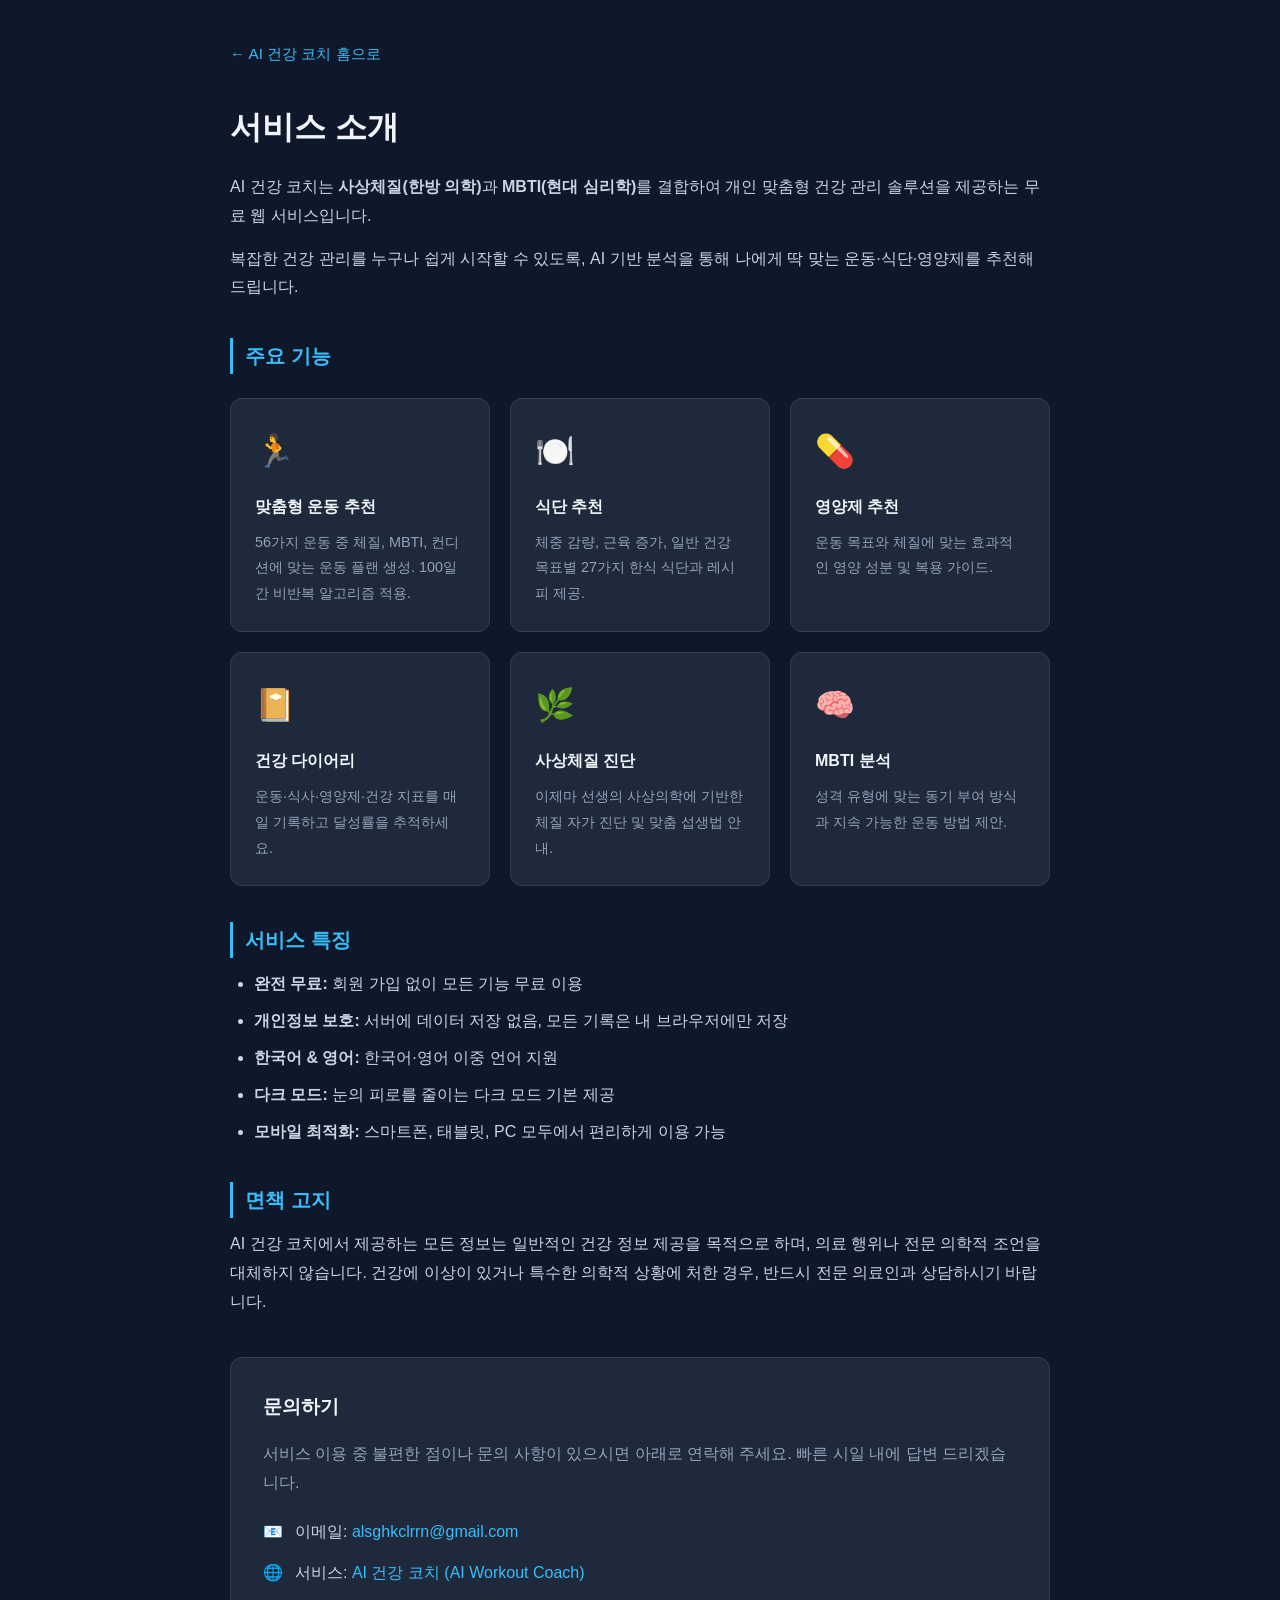
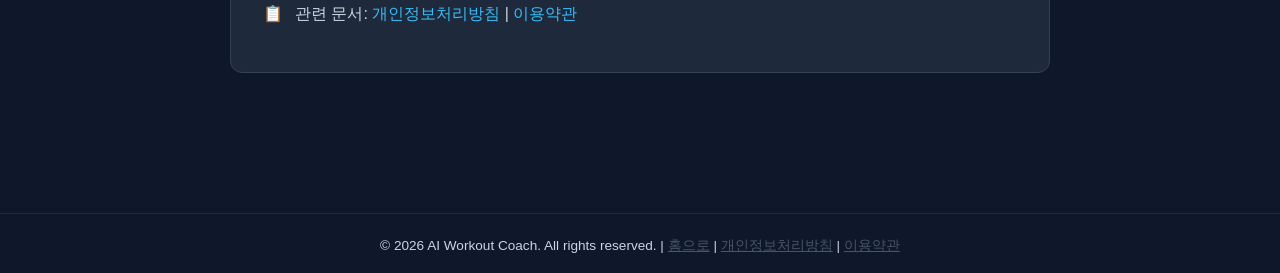
<file: about.html>
<!DOCTYPE html>
<html lang="ko">
<head>
    <meta charset="UTF-8">
    <meta name="viewport" content="width=device-width, initial-scale=1.0">
    <title>서비스 소개 및 문의 | AI 건강 코치</title>
    <meta name="description" content="AI 건강 코치 서비스 소개 페이지입니다. 사상체질, MBTI 기반 맞춤형 운동·식단 추천 서비스에 대해 알아보세요.">
    <meta name="robots" content="index,follow">
    <style>
        * { box-sizing: border-box; margin: 0; padding: 0; }
        body { font-family: -apple-system, BlinkMacSystemFont, 'Segoe UI', sans-serif; background: #0f172a; color: #e2e8f0; line-height: 1.8; }
        .container { max-width: 860px; margin: 0 auto; padding: 40px 20px 80px; }
        .back-link { display: inline-flex; align-items: center; gap: 8px; color: #38bdf8; text-decoration: none; margin-bottom: 32px; font-size: 0.95rem; }
        .back-link:hover { color: #7dd3fc; }
        h1 { font-size: 2rem; color: #f1f5f9; margin-bottom: 16px; }
        h2 { font-size: 1.25rem; color: #38bdf8; margin: 36px 0 12px; border-left: 3px solid #38bdf8; padding-left: 12px; }
        p { color: #cbd5e1; margin-bottom: 14px; }
        ul { color: #cbd5e1; margin: 10px 0 14px 24px; }
        ul li { margin-bottom: 8px; }
        .feature-grid { display: grid; grid-template-columns: repeat(auto-fit, minmax(220px, 1fr)); gap: 20px; margin: 24px 0; }
        .feature-card { background: #1e293b; border: 1px solid #334155; border-radius: 12px; padding: 24px; }
        .feature-card .icon { font-size: 2rem; margin-bottom: 12px; }
        .feature-card h3 { color: #f1f5f9; margin-bottom: 8px; font-size: 1rem; }
        .feature-card p { color: #94a3b8; font-size: 0.9rem; margin: 0; }
        .contact-box { background: #1e293b; border: 1px solid #334155; border-radius: 12px; padding: 32px; margin-top: 40px; }
        .contact-box h3 { color: #f1f5f9; margin-bottom: 16px; font-size: 1.2rem; }
        .contact-item { display: flex; align-items: center; gap: 12px; margin-bottom: 12px; color: #cbd5e1; }
        .contact-item a { color: #38bdf8; text-decoration: none; }
        .contact-item a:hover { color: #7dd3fc; }
        footer { text-align: center; color: #475569; font-size: 0.85rem; margin-top: 60px; padding-top: 20px; border-top: 1px solid #1e293b; }
    </style>
</head>
<body>
<div class="container">
    <a href="/" class="back-link">← AI 건강 코치 홈으로</a>
    <h1>서비스 소개</h1>
    <p>AI 건강 코치는 <strong>사상체질(한방 의학)</strong>과 <strong>MBTI(현대 심리학)</strong>를 결합하여 개인 맞춤형 건강 관리 솔루션을 제공하는 무료 웹 서비스입니다.</p>
    <p>복잡한 건강 관리를 누구나 쉽게 시작할 수 있도록, AI 기반 분석을 통해 나에게 딱 맞는 운동·식단·영양제를 추천해 드립니다.</p>

    <h2>주요 기능</h2>
    <div class="feature-grid">
        <div class="feature-card">
            <div class="icon">🏃</div>
            <h3>맞춤형 운동 추천</h3>
            <p>56가지 운동 중 체질, MBTI, 컨디션에 맞는 운동 플랜 생성. 100일간 비반복 알고리즘 적용.</p>
        </div>
        <div class="feature-card">
            <div class="icon">🍽️</div>
            <h3>식단 추천</h3>
            <p>체중 감량, 근육 증가, 일반 건강 목표별 27가지 한식 식단과 레시피 제공.</p>
        </div>
        <div class="feature-card">
            <div class="icon">💊</div>
            <h3>영양제 추천</h3>
            <p>운동 목표와 체질에 맞는 효과적인 영양 성분 및 복용 가이드.</p>
        </div>
        <div class="feature-card">
            <div class="icon">📔</div>
            <h3>건강 다이어리</h3>
            <p>운동·식사·영양제·건강 지표를 매일 기록하고 달성률을 추적하세요.</p>
        </div>
        <div class="feature-card">
            <div class="icon">🌿</div>
            <h3>사상체질 진단</h3>
            <p>이제마 선생의 사상의학에 기반한 체질 자가 진단 및 맞춤 섭생법 안내.</p>
        </div>
        <div class="feature-card">
            <div class="icon">🧠</div>
            <h3>MBTI 분석</h3>
            <p>성격 유형에 맞는 동기 부여 방식과 지속 가능한 운동 방법 제안.</p>
        </div>
    </div>

    <h2>서비스 특징</h2>
    <ul>
        <li><strong>완전 무료:</strong> 회원 가입 없이 모든 기능 무료 이용</li>
        <li><strong>개인정보 보호:</strong> 서버에 데이터 저장 없음, 모든 기록은 내 브라우저에만 저장</li>
        <li><strong>한국어 & 영어:</strong> 한국어·영어 이중 언어 지원</li>
        <li><strong>다크 모드:</strong> 눈의 피로를 줄이는 다크 모드 기본 제공</li>
        <li><strong>모바일 최적화:</strong> 스마트폰, 태블릿, PC 모두에서 편리하게 이용 가능</li>
    </ul>

    <h2>면책 고지</h2>
    <p>AI 건강 코치에서 제공하는 모든 정보는 일반적인 건강 정보 제공을 목적으로 하며, 의료 행위나 전문 의학적 조언을 대체하지 않습니다. 건강에 이상이 있거나 특수한 의학적 상황에 처한 경우, 반드시 전문 의료인과 상담하시기 바랍니다.</p>

    <div class="contact-box">
        <h3>문의하기</h3>
        <p style="color:#94a3b8; margin-bottom:20px;">서비스 이용 중 불편한 점이나 문의 사항이 있으시면 아래로 연락해 주세요. 빠른 시일 내에 답변 드리겠습니다.</p>
        <div class="contact-item">
            <span>📧</span>
            <span>이메일: <a href="mailto:alsghkclrrn@gmail.com">alsghkclrrn@gmail.com</a></span>
        </div>
        <div class="contact-item">
            <span>🌐</span>
            <span>서비스: <a href="/">AI 건강 코치 (AI Workout Coach)</a></span>
        </div>
        <div class="contact-item">
            <span>📋</span>
            <span>관련 문서: <a href="/privacy.html">개인정보처리방침</a> | <a href="/terms.html">이용약관</a></span>
        </div>
    </div>
</div>
<footer>
    <p>&copy; 2026 AI Workout Coach. All rights reserved. | <a href="/" style="color:#475569;">홈으로</a> | <a href="/privacy.html" style="color:#475569;">개인정보처리방침</a> | <a href="/terms.html" style="color:#475569;">이용약관</a></p>
</footer>
</body>
</html>
</file>
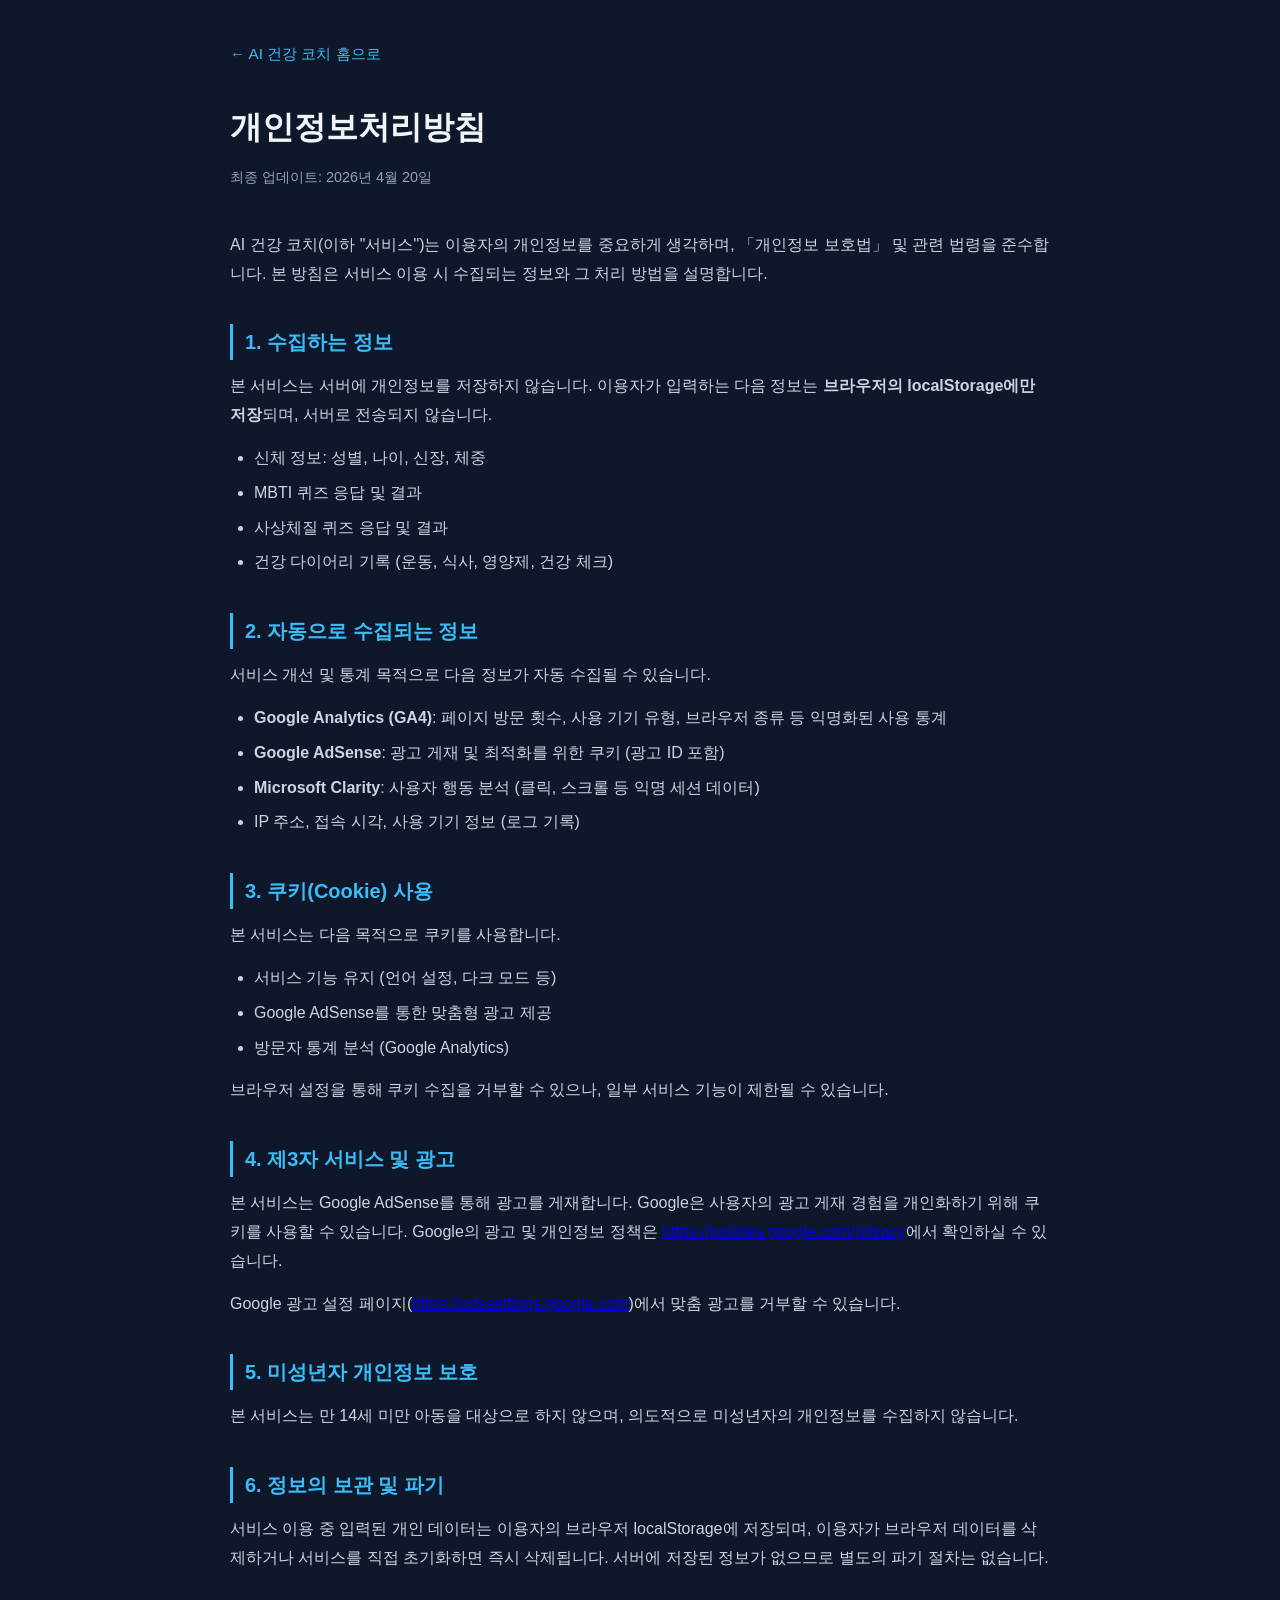
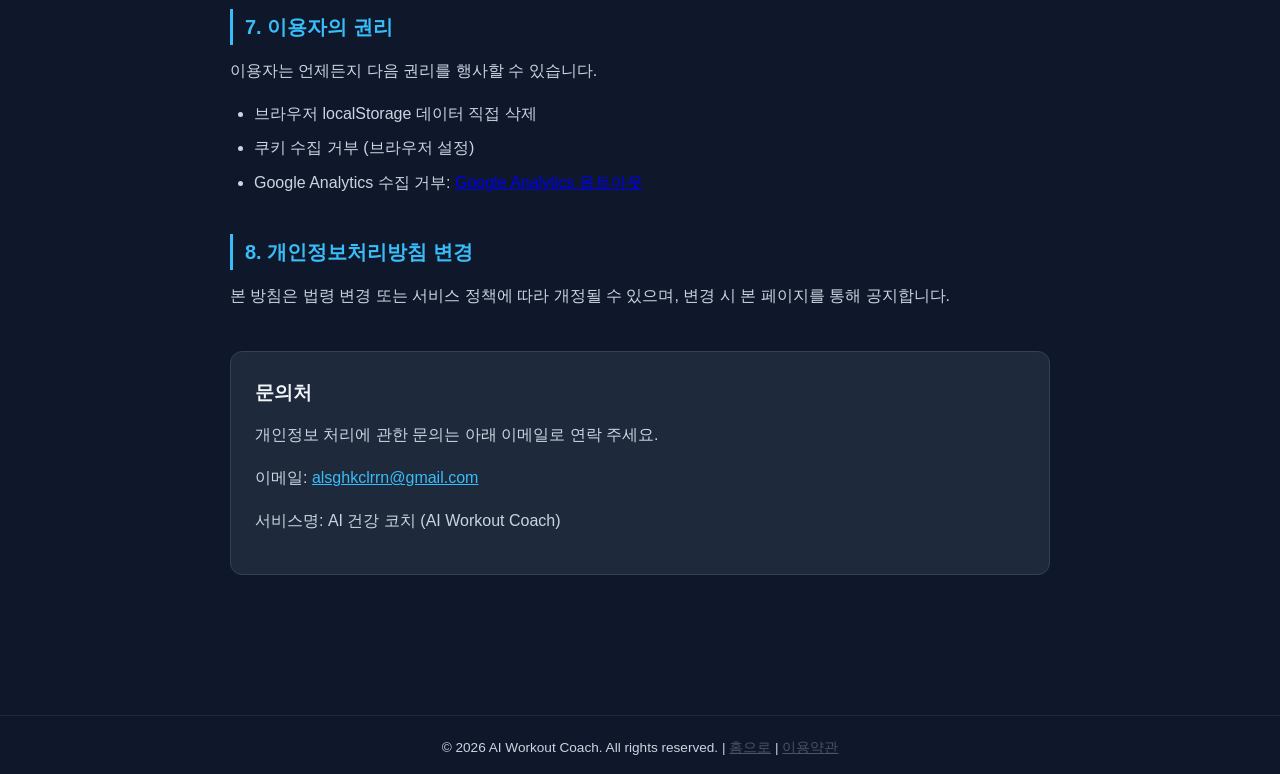
<file: privacy.html>
<!DOCTYPE html>
<html lang="ko">
<head>
    <meta charset="UTF-8">
    <meta name="viewport" content="width=device-width, initial-scale=1.0">
    <title>개인정보처리방침 | AI 건강 코치</title>
    <meta name="description" content="AI 건강 코치의 개인정보처리방침입니다. 사용자 데이터 수집, 이용 및 보호에 관한 정책을 안내합니다.">
    <meta name="robots" content="index,follow">
    <style>
        * { box-sizing: border-box; margin: 0; padding: 0; }
        body { font-family: -apple-system, BlinkMacSystemFont, 'Segoe UI', sans-serif; background: #0f172a; color: #e2e8f0; line-height: 1.8; }
        .container { max-width: 860px; margin: 0 auto; padding: 40px 20px 80px; }
        .back-link { display: inline-flex; align-items: center; gap: 8px; color: #38bdf8; text-decoration: none; margin-bottom: 32px; font-size: 0.95rem; }
        .back-link:hover { color: #7dd3fc; }
        h1 { font-size: 2rem; color: #f1f5f9; margin-bottom: 8px; }
        .updated { color: #94a3b8; font-size: 0.9rem; margin-bottom: 40px; }
        h2 { font-size: 1.25rem; color: #38bdf8; margin: 36px 0 12px; border-left: 3px solid #38bdf8; padding-left: 12px; }
        p { color: #cbd5e1; margin-bottom: 14px; }
        ul { color: #cbd5e1; margin: 10px 0 14px 24px; }
        ul li { margin-bottom: 6px; }
        .contact-box { background: #1e293b; border: 1px solid #334155; border-radius: 12px; padding: 24px; margin-top: 40px; }
        .contact-box h3 { color: #f1f5f9; margin-bottom: 12px; }
        .contact-box a { color: #38bdf8; }
        footer { text-align: center; color: #475569; font-size: 0.85rem; margin-top: 60px; padding-top: 20px; border-top: 1px solid #1e293b; }
    </style>
</head>
<body>
<div class="container">
    <a href="/" class="back-link">← AI 건강 코치 홈으로</a>
    <h1>개인정보처리방침</h1>
    <p class="updated">최종 업데이트: 2026년 4월 20일</p>

    <p>AI 건강 코치(이하 "서비스")는 이용자의 개인정보를 중요하게 생각하며, 「개인정보 보호법」 및 관련 법령을 준수합니다. 본 방침은 서비스 이용 시 수집되는 정보와 그 처리 방법을 설명합니다.</p>

    <h2>1. 수집하는 정보</h2>
    <p>본 서비스는 서버에 개인정보를 저장하지 않습니다. 이용자가 입력하는 다음 정보는 <strong>브라우저의 localStorage에만 저장</strong>되며, 서버로 전송되지 않습니다.</p>
    <ul>
        <li>신체 정보: 성별, 나이, 신장, 체중</li>
        <li>MBTI 퀴즈 응답 및 결과</li>
        <li>사상체질 퀴즈 응답 및 결과</li>
        <li>건강 다이어리 기록 (운동, 식사, 영양제, 건강 체크)</li>
    </ul>

    <h2>2. 자동으로 수집되는 정보</h2>
    <p>서비스 개선 및 통계 목적으로 다음 정보가 자동 수집될 수 있습니다.</p>
    <ul>
        <li><strong>Google Analytics (GA4)</strong>: 페이지 방문 횟수, 사용 기기 유형, 브라우저 종류 등 익명화된 사용 통계</li>
        <li><strong>Google AdSense</strong>: 광고 게재 및 최적화를 위한 쿠키 (광고 ID 포함)</li>
        <li><strong>Microsoft Clarity</strong>: 사용자 행동 분석 (클릭, 스크롤 등 익명 세션 데이터)</li>
        <li>IP 주소, 접속 시각, 사용 기기 정보 (로그 기록)</li>
    </ul>

    <h2>3. 쿠키(Cookie) 사용</h2>
    <p>본 서비스는 다음 목적으로 쿠키를 사용합니다.</p>
    <ul>
        <li>서비스 기능 유지 (언어 설정, 다크 모드 등)</li>
        <li>Google AdSense를 통한 맞춤형 광고 제공</li>
        <li>방문자 통계 분석 (Google Analytics)</li>
    </ul>
    <p>브라우저 설정을 통해 쿠키 수집을 거부할 수 있으나, 일부 서비스 기능이 제한될 수 있습니다.</p>

    <h2>4. 제3자 서비스 및 광고</h2>
    <p>본 서비스는 Google AdSense를 통해 광고를 게재합니다. Google은 사용자의 광고 게재 경험을 개인화하기 위해 쿠키를 사용할 수 있습니다. Google의 광고 및 개인정보 정책은 <a href="https://policies.google.com/privacy" target="_blank" rel="noopener">https://policies.google.com/privacy</a>에서 확인하실 수 있습니다.</p>
    <p>Google 광고 설정 페이지(<a href="https://adssettings.google.com" target="_blank" rel="noopener">https://adssettings.google.com</a>)에서 맞춤 광고를 거부할 수 있습니다.</p>

    <h2>5. 미성년자 개인정보 보호</h2>
    <p>본 서비스는 만 14세 미만 아동을 대상으로 하지 않으며, 의도적으로 미성년자의 개인정보를 수집하지 않습니다.</p>

    <h2>6. 정보의 보관 및 파기</h2>
    <p>서비스 이용 중 입력된 개인 데이터는 이용자의 브라우저 localStorage에 저장되며, 이용자가 브라우저 데이터를 삭제하거나 서비스를 직접 초기화하면 즉시 삭제됩니다. 서버에 저장된 정보가 없으므로 별도의 파기 절차는 없습니다.</p>

    <h2>7. 이용자의 권리</h2>
    <p>이용자는 언제든지 다음 권리를 행사할 수 있습니다.</p>
    <ul>
        <li>브라우저 localStorage 데이터 직접 삭제</li>
        <li>쿠키 수집 거부 (브라우저 설정)</li>
        <li>Google Analytics 수집 거부: <a href="https://tools.google.com/dlpage/gaoptout" target="_blank" rel="noopener">Google Analytics 옵트아웃</a></li>
    </ul>

    <h2>8. 개인정보처리방침 변경</h2>
    <p>본 방침은 법령 변경 또는 서비스 정책에 따라 개정될 수 있으며, 변경 시 본 페이지를 통해 공지합니다.</p>

    <div class="contact-box">
        <h3>문의처</h3>
        <p>개인정보 처리에 관한 문의는 아래 이메일로 연락 주세요.</p>
        <p>이메일: <a href="mailto:alsghkclrrn@gmail.com">alsghkclrrn@gmail.com</a></p>
        <p>서비스명: AI 건강 코치 (AI Workout Coach)</p>
    </div>
</div>
<footer>
    <p>&copy; 2026 AI Workout Coach. All rights reserved. | <a href="/" style="color:#475569;">홈으로</a> | <a href="/terms.html" style="color:#475569;">이용약관</a></p>
</footer>
</body>
</html>
</file>
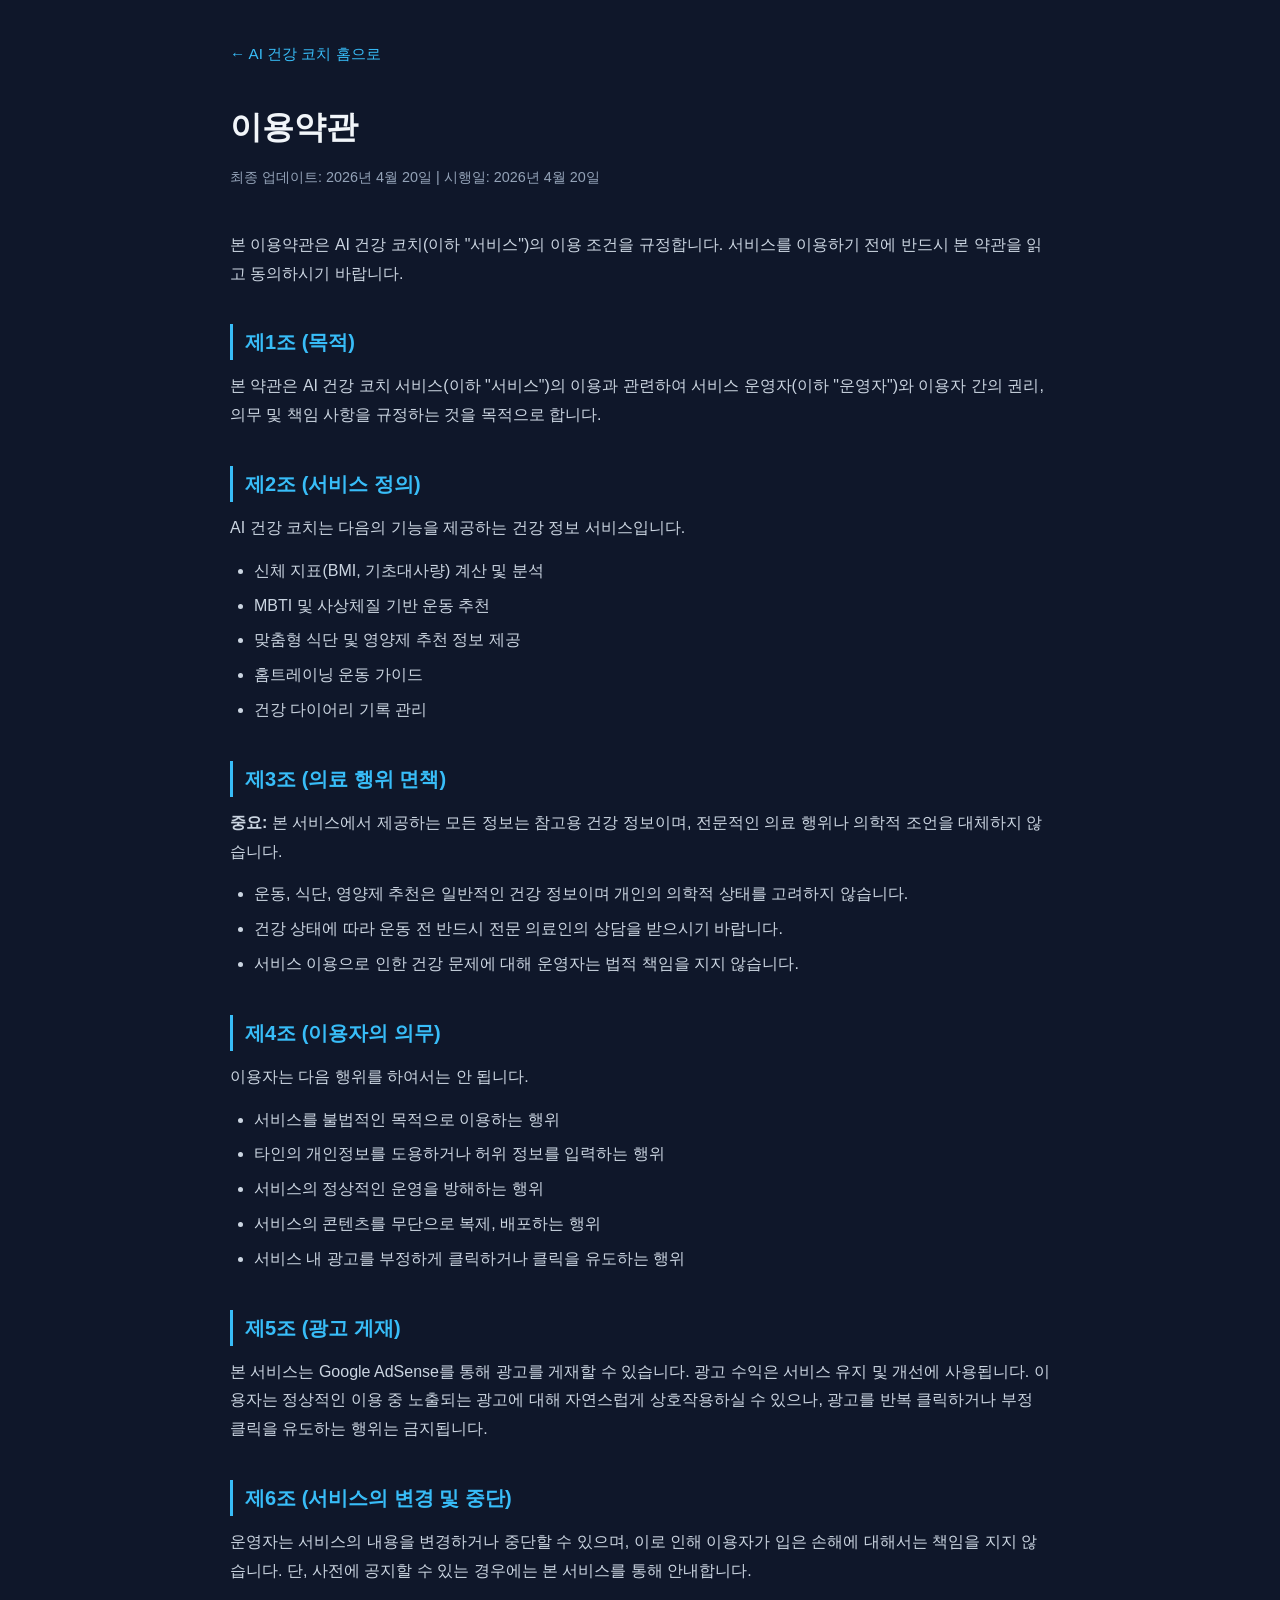
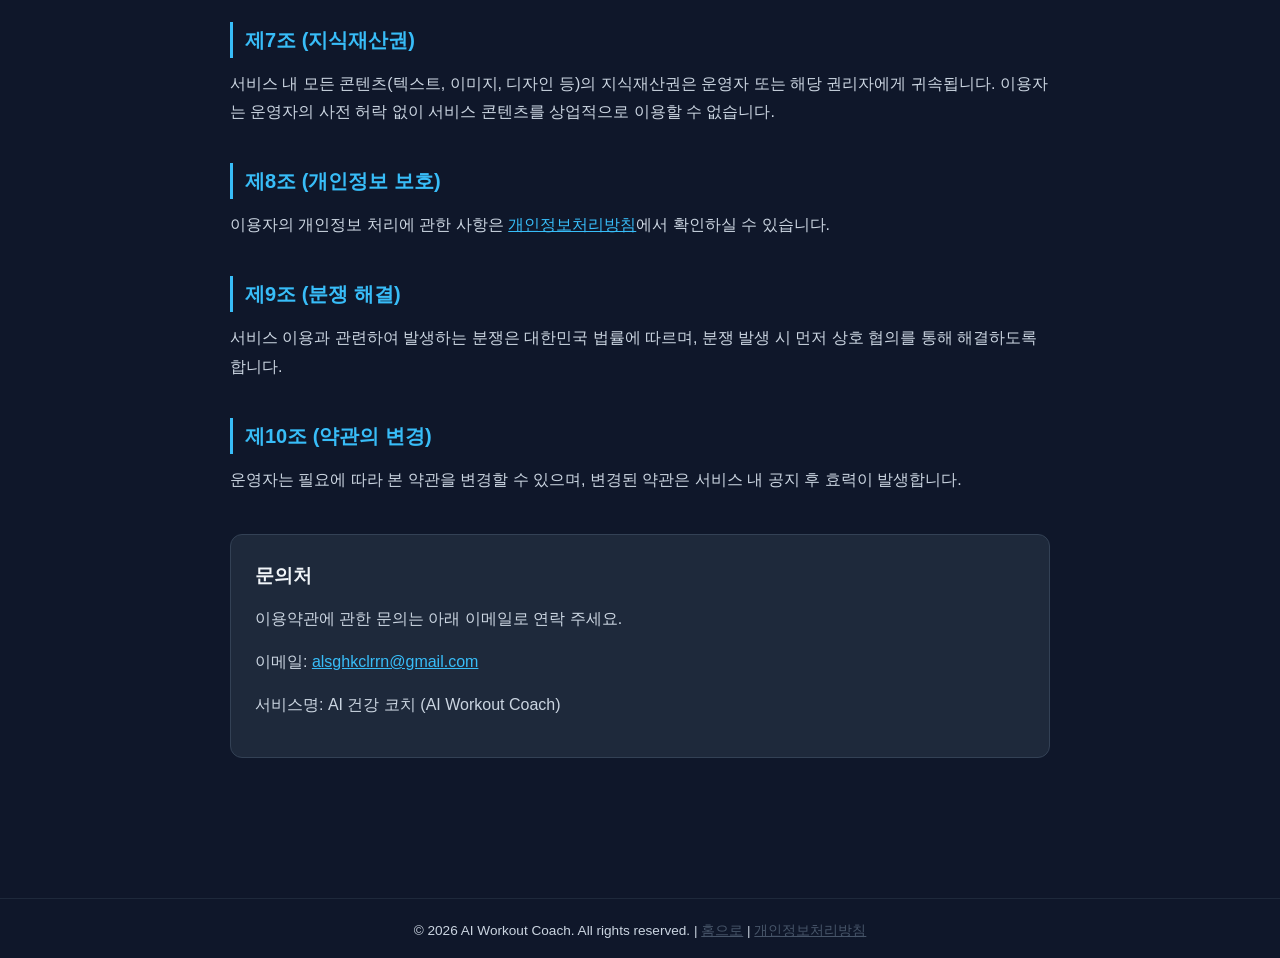
<file: terms.html>
<!DOCTYPE html>
<html lang="ko">
<head>
    <meta charset="UTF-8">
    <meta name="viewport" content="width=device-width, initial-scale=1.0">
    <title>이용약관 | AI 건강 코치</title>
    <meta name="description" content="AI 건강 코치 서비스 이용약관입니다. 서비스 이용 전 반드시 확인하시기 바랍니다.">
    <meta name="robots" content="index,follow">
    <style>
        * { box-sizing: border-box; margin: 0; padding: 0; }
        body { font-family: -apple-system, BlinkMacSystemFont, 'Segoe UI', sans-serif; background: #0f172a; color: #e2e8f0; line-height: 1.8; }
        .container { max-width: 860px; margin: 0 auto; padding: 40px 20px 80px; }
        .back-link { display: inline-flex; align-items: center; gap: 8px; color: #38bdf8; text-decoration: none; margin-bottom: 32px; font-size: 0.95rem; }
        .back-link:hover { color: #7dd3fc; }
        h1 { font-size: 2rem; color: #f1f5f9; margin-bottom: 8px; }
        .updated { color: #94a3b8; font-size: 0.9rem; margin-bottom: 40px; }
        h2 { font-size: 1.25rem; color: #38bdf8; margin: 36px 0 12px; border-left: 3px solid #38bdf8; padding-left: 12px; }
        p { color: #cbd5e1; margin-bottom: 14px; }
        ul { color: #cbd5e1; margin: 10px 0 14px 24px; }
        ul li { margin-bottom: 6px; }
        .contact-box { background: #1e293b; border: 1px solid #334155; border-radius: 12px; padding: 24px; margin-top: 40px; }
        .contact-box h3 { color: #f1f5f9; margin-bottom: 12px; }
        .contact-box a { color: #38bdf8; }
        footer { text-align: center; color: #475569; font-size: 0.85rem; margin-top: 60px; padding-top: 20px; border-top: 1px solid #1e293b; }
    </style>
</head>
<body>
<div class="container">
    <a href="/" class="back-link">← AI 건강 코치 홈으로</a>
    <h1>이용약관</h1>
    <p class="updated">최종 업데이트: 2026년 4월 20일 | 시행일: 2026년 4월 20일</p>

    <p>본 이용약관은 AI 건강 코치(이하 "서비스")의 이용 조건을 규정합니다. 서비스를 이용하기 전에 반드시 본 약관을 읽고 동의하시기 바랍니다.</p>

    <h2>제1조 (목적)</h2>
    <p>본 약관은 AI 건강 코치 서비스(이하 "서비스")의 이용과 관련하여 서비스 운영자(이하 "운영자")와 이용자 간의 권리, 의무 및 책임 사항을 규정하는 것을 목적으로 합니다.</p>

    <h2>제2조 (서비스 정의)</h2>
    <p>AI 건강 코치는 다음의 기능을 제공하는 건강 정보 서비스입니다.</p>
    <ul>
        <li>신체 지표(BMI, 기초대사량) 계산 및 분석</li>
        <li>MBTI 및 사상체질 기반 운동 추천</li>
        <li>맞춤형 식단 및 영양제 추천 정보 제공</li>
        <li>홈트레이닝 운동 가이드</li>
        <li>건강 다이어리 기록 관리</li>
    </ul>

    <h2>제3조 (의료 행위 면책)</h2>
    <p><strong>중요:</strong> 본 서비스에서 제공하는 모든 정보는 참고용 건강 정보이며, 전문적인 의료 행위나 의학적 조언을 대체하지 않습니다.</p>
    <ul>
        <li>운동, 식단, 영양제 추천은 일반적인 건강 정보이며 개인의 의학적 상태를 고려하지 않습니다.</li>
        <li>건강 상태에 따라 운동 전 반드시 전문 의료인의 상담을 받으시기 바랍니다.</li>
        <li>서비스 이용으로 인한 건강 문제에 대해 운영자는 법적 책임을 지지 않습니다.</li>
    </ul>

    <h2>제4조 (이용자의 의무)</h2>
    <p>이용자는 다음 행위를 하여서는 안 됩니다.</p>
    <ul>
        <li>서비스를 불법적인 목적으로 이용하는 행위</li>
        <li>타인의 개인정보를 도용하거나 허위 정보를 입력하는 행위</li>
        <li>서비스의 정상적인 운영을 방해하는 행위</li>
        <li>서비스의 콘텐츠를 무단으로 복제, 배포하는 행위</li>
        <li>서비스 내 광고를 부정하게 클릭하거나 클릭을 유도하는 행위</li>
    </ul>

    <h2>제5조 (광고 게재)</h2>
    <p>본 서비스는 Google AdSense를 통해 광고를 게재할 수 있습니다. 광고 수익은 서비스 유지 및 개선에 사용됩니다. 이용자는 정상적인 이용 중 노출되는 광고에 대해 자연스럽게 상호작용하실 수 있으나, 광고를 반복 클릭하거나 부정 클릭을 유도하는 행위는 금지됩니다.</p>

    <h2>제6조 (서비스의 변경 및 중단)</h2>
    <p>운영자는 서비스의 내용을 변경하거나 중단할 수 있으며, 이로 인해 이용자가 입은 손해에 대해서는 책임을 지지 않습니다. 단, 사전에 공지할 수 있는 경우에는 본 서비스를 통해 안내합니다.</p>

    <h2>제7조 (지식재산권)</h2>
    <p>서비스 내 모든 콘텐츠(텍스트, 이미지, 디자인 등)의 지식재산권은 운영자 또는 해당 권리자에게 귀속됩니다. 이용자는 운영자의 사전 허락 없이 서비스 콘텐츠를 상업적으로 이용할 수 없습니다.</p>

    <h2>제8조 (개인정보 보호)</h2>
    <p>이용자의 개인정보 처리에 관한 사항은 <a href="/privacy.html" style="color:#38bdf8;">개인정보처리방침</a>에서 확인하실 수 있습니다.</p>

    <h2>제9조 (분쟁 해결)</h2>
    <p>서비스 이용과 관련하여 발생하는 분쟁은 대한민국 법률에 따르며, 분쟁 발생 시 먼저 상호 협의를 통해 해결하도록 합니다.</p>

    <h2>제10조 (약관의 변경)</h2>
    <p>운영자는 필요에 따라 본 약관을 변경할 수 있으며, 변경된 약관은 서비스 내 공지 후 효력이 발생합니다.</p>

    <div class="contact-box">
        <h3>문의처</h3>
        <p>이용약관에 관한 문의는 아래 이메일로 연락 주세요.</p>
        <p>이메일: <a href="mailto:alsghkclrrn@gmail.com">alsghkclrrn@gmail.com</a></p>
        <p>서비스명: AI 건강 코치 (AI Workout Coach)</p>
    </div>
</div>
<footer>
    <p>&copy; 2026 AI Workout Coach. All rights reserved. | <a href="/" style="color:#475569;">홈으로</a> | <a href="/privacy.html" style="color:#475569;">개인정보처리방침</a></p>
</footer>
</body>
</html>
</file>
